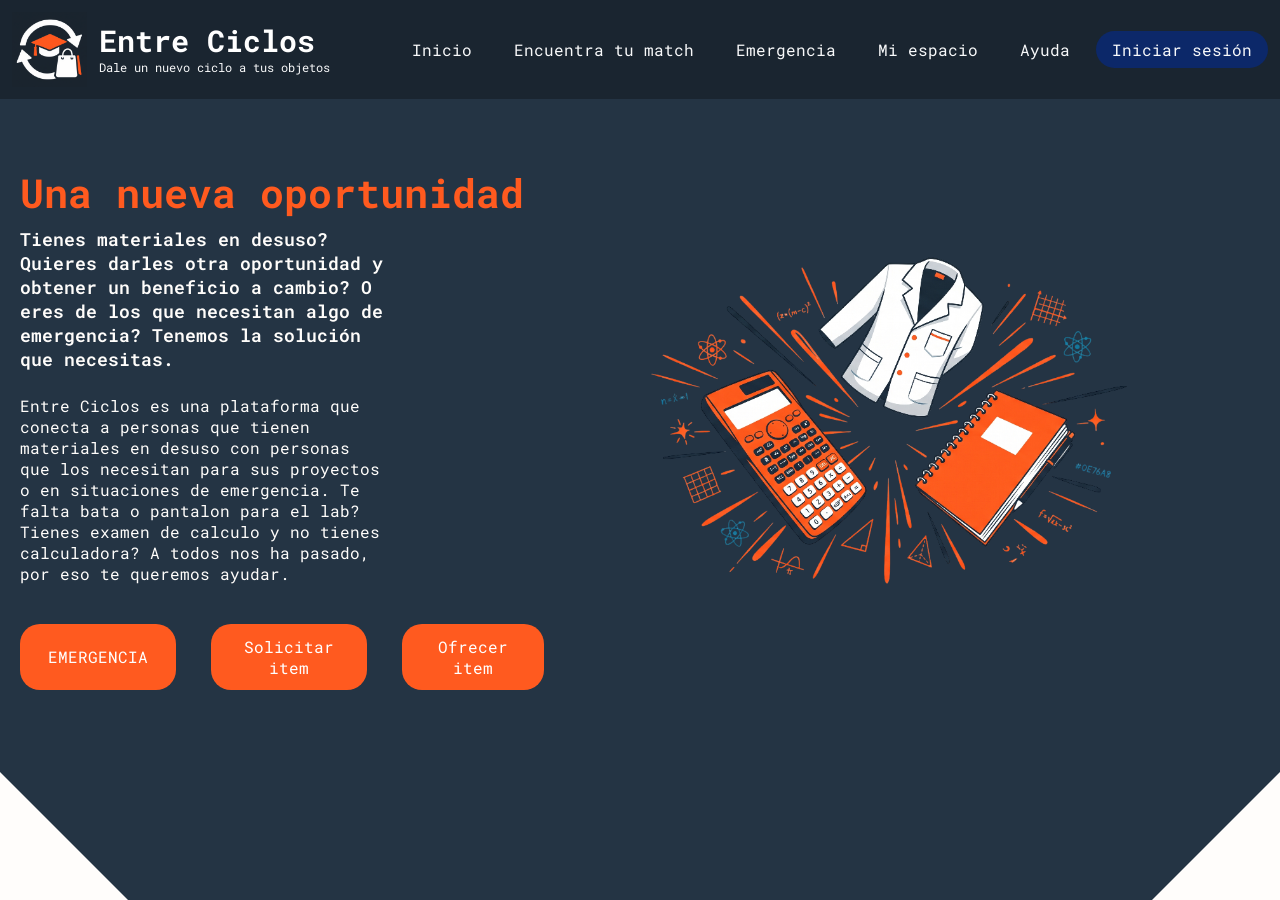
<file: index.html>
<!DOCTYPE html>
<html lang="es">
<head>
    <meta charset="UTF-8">
    <meta name="viewport" content="width=device-width, initial-scale=1.0">
    <title>Entre Ciclos</title>
    <link rel="icon" type="image.png" href="assets/logomain.png" />
    <link rel="stylesheet" href="https://cdnjs.cloudflare.com/ajax/libs/font-awesome/6.6.0/css/all.min.css">
    <link rel="stylesheet" href="style.css">
</head>
<body>
    <header>
        <nav class="navbar section-content">
            <a href="#" class="nav-logo">
                <img src="assets/logomain.png" alt="Logo Entre Ciclos" class="logo-img">
                <div class="logo-text-group">
                    <h2 class="logo-text">Entre Ciclos</h2>
                    <span class="logo-subtext">Dale un nuevo ciclo a tus objetos</span>
                </div>
            </a>
            <ul class="nav-menu">
                <button id="menu-close-button" class="fas fa-times"></button>

                <li class="nav-item">
                    <a href="index.html" class="nav-link">Inicio</a>
                </li>
                <li class="nav-item">
                    <a href="match/match.html" class="nav-link">Encuentra tu match</a>
                </li>
                <li class="nav-item">
                    <a href="emergencia/sos.html" class="nav-link">Emergencia</a>
                </li>
                <li class="nav-item">
                    <a href="miespacio/myspace.html" class="nav-link">Mi espacio</a>
                </li>
                <li class="nav-item">
                    <a href="ayuda/help.html" class="nav-link">Ayuda</a>
                </li>
                <li class="nav-session">
                    <a href="cuenta/form.html" class="nav-form">Iniciar sesión</a>
                </li>
            </ul >
            
            <button id="menu-open-button" class="fas fa-bars"></button>
        </nav>
    </header>

    <main>
        <section class="hero-section">
            <div class="section-content">   
                <div class="hero-details">
                    <h2 class="hero-title">Una nueva oportunidad</h2>
                    <h3 class="hero-subtitle">Tienes materiales en desuso? Quieres darles otra oportunidad y obtener un beneficio a cambio? O eres de los que necesitan algo de emergencia? Tenemos la solución que necesitas.</h3>
                    <p class="hero-description">Entre Ciclos es una plataforma que conecta a personas que tienen materiales en desuso con personas que los necesitan para sus proyectos o en situaciones de emergencia.
                        Te falta bata o pantalon para el lab? Tienes examen de calculo y no tienes calculadora? A todos nos ha pasado, por eso te queremos ayudar.
                    </p>

                    <div class="buttons">
                        <a href="emergencia/sos.html" class="button emergencia">EMERGENCIA</a>
                        <a href="match/match.html" class="button order-now">Solicitar item</a>
                        <a href="miespacio/myspace.html" class="button offer-now">Ofrecer item</a>
                    </div>
                </div>
                <div class="hero-image">
                    <img src="assets/hero-image.png" alt="Imagen de hero" class="image">
                </div>
            </div>
        </section>
    </main>

    <script src="script.js"></script>
</body>
</html>
</file>
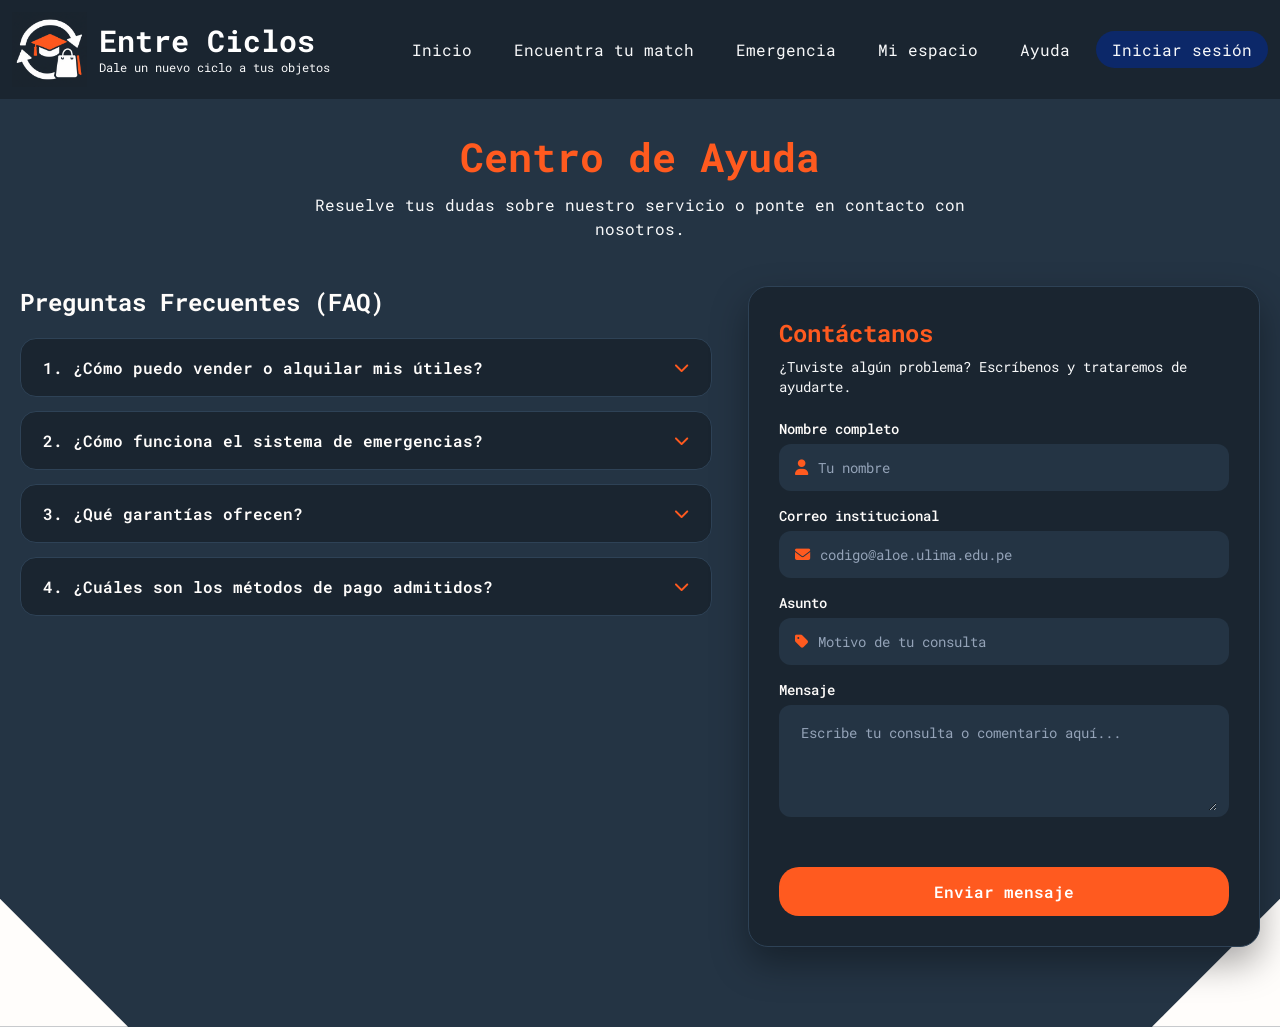
<file: ayuda/help.html>
<!DOCTYPE html>
<html lang="es">
<head>
    <meta charset="UTF-8">
    <meta name="viewport" content="width=device-width, initial-scale=1.0">
    <title>Entre Ciclos</title>
    <link rel="icon" type="image.png" href="../assets/logomain.png" />
    <link rel="stylesheet" href="https://cdnjs.cloudflare.com/ajax/libs/font-awesome/6.6.0/css/all.min.css">
    <link rel="stylesheet" href="style.css">
</head>
<body>
    <header>
        <nav class="navbar section-content">
            <a href="#" class="nav-logo">
                <img src="../assets/logomain.png" alt="Logo Entre Ciclos" class="logo-img">
                <div class="logo-text-group">
                    <h2 class="logo-text">Entre Ciclos</h2>
                    <span class="logo-subtext">Dale un nuevo ciclo a tus objetos</span>
                </div>
            </a>
            <ul class="nav-menu">
                <button id="menu-close-button" class="fas fa-times"></button>

                <li class="nav-item">
                    <a href="../index.html" class="nav-link">Inicio</a>
                </li>
                <li class="nav-item">
                    <a href="../match/match.html" class="nav-link">Encuentra tu match</a>
                </li>
                <li class="nav-item">
                    <a href="../emergencia/sos.html" class="nav-link">Emergencia</a>
                </li>
                <li class="nav-item">
                    <a href="../miespacio/myspace.html" class="nav-link">Mi espacio</a>
                </li>
                <li class="nav-item">
                    <a href="help.html" class="nav-link">Ayuda</a>
                </li>
                <li class="nav-session">
                    <a href="../cuenta/form.html" class="nav-form">Iniciar sesión</a>
                </li>
            </ul >
            
            <button id="menu-open-button" class="fas fa-bars"></button>
        </nav>
    </header>

    <main>
        <section class="hero-section help-section">
            <div class="section-content help-wrapper">
                <div class="help-header">
                    <h1 class="help-title">Centro de Ayuda</h1>
                    <p class="help-subtitle">Resuelve tus dudas sobre nuestro servicio o ponte en contacto con nosotros.</p>
                </div>

                <div class="help-grid">
                    <div class="faq-container">
                        <h2 class="section-heading">Preguntas Frecuentes (FAQ)</h2>
                        <div class="faq-list">
                            <div class="faq-item">
                                <button type="button" class="faq-question" aria-expanded="false">
                                    <span>1. ¿Cómo puedo vender o alquilar mis útiles?</span>
                                    <i class="fas fa-chevron-down"></i>
                                </button>
                                <div class="faq-answer">
                                    <p>En "Mi espacio" puedes gestionar tus productos! Crea una publicación
                                        con los datos que te piden, coordina con cuidado con la parte interesada, 
                                        asegurate de confirmar la entrega o el recibo y calificar la experienca
                                    </p>
                                </div>
                            </div>

                            <div class="faq-item">
                                <button type="button" class="faq-question" aria-expanded="false">
                                    <span>2. ¿Cómo funciona el sistema de emergencias?</span>
                                    <i class="fas fa-chevron-down"></i>
                                </button>
                                <div class="faq-answer">
                                    <p>Si estás en apuros y necesitas un item urgente, puedes pedirlo en la pestaña
                                         de emergencia. Ofrece una propina y obtén tu item dentro del tiempo que
                                         necesitas. Los "prestadores" serán notificados y recibirás una respuesta de
                                         acuerdo a la disponibilidad. Es una oportunidad para ambas partes.
                                    </p>
                                </div>
                            </div>

                            <div class="faq-item">
                                <button type="button" class="faq-question" aria-expanded="false">
                                    <span>3. ¿Qué garantías ofrecen?</span>
                                    <i class="fas fa-chevron-down"></i>
                                </button>
                                <div class="faq-answer">
                                    <p>
                                        Para todos los pagos servimos de intermediarios, así aseguramos que todas las
                                        transacciones se desarrollan de manera justa para prevenir estafas. En el caso de
                                        intercambios no monetarios existe un amplio catálogo de objetos para dejar en
                                        cuestión de garantía.
                                    </p>
                                </div>
                            </div>

                            <div class="faq-item">
                                <button type="button" class="faq-question" aria-expanded="false">
                                    <span>4. ¿Cuáles son los métodos de pago admitidos?</span>
                                    <i class="fas fa-chevron-down"></i>
                                </button>
                                <div class="faq-answer">
                                    <p>Actualmente manejamos pagos con billeteras digitales (Yape, Plin, etc.). Estamos trabajando
                                        en ampliar las opciones.
                                    </p>
                                </div>
                            </div>
                        </div>
                    </div>

                    <div class="contact-card">
                        <h2 class="section-heading">Contáctanos</h2>
                        <p class="contact-subtitle">¿Tuviste algún problema? Escríbenos y trataremos de ayudarte.</p>

                        <form id="contact-form" class="contact-form" novalidate>
                            <div class="input-group">
                                <label for="contact-name">Nombre completo</label>
                                <div class="input-field">
                                    <i class="fas fa-user"></i>
                                    <input type="text" id="contact-name" name="name" placeholder="Tu nombre" required>
                                </div>
                            </div>

                            <div class="input-group">
                                <label for="contact-email">Correo institucional</label>
                                <div class="input-field">
                                    <i class="fas fa-envelope"></i>
                                    <input type="email" id="contact-email" name="email" placeholder="codigo@aloe.ulima.edu.pe" required>
                                </div>
                            </div>

                            <div class="input-group">
                                <label for="contact-subject">Asunto</label>
                                <div class="input-field">
                                    <i class="fas fa-tag"></i>
                                    <input type="text" id="contact-subject" name="subject" placeholder="Motivo de tu consulta" required>
                                </div>
                            </div>

                            <div class="input-group">
                                <label for="contact-message">Mensaje</label>
                                <div class="input-field textarea-field">
                                    <textarea id="contact-message" name="message" rows="4" placeholder="Escribe tu consulta o comentario aquí..." required></textarea>
                                </div>
                            </div>

                            <p id="contact-feedback" class="form-feedback"></p>

                            <button type="submit" class="auth-submit">Enviar mensaje</button>
                        </form>
                    </div>
                </div>
            </div>
        </section>
    </main>

    <script src="script.js"></script>
</body>
</html>
</file>
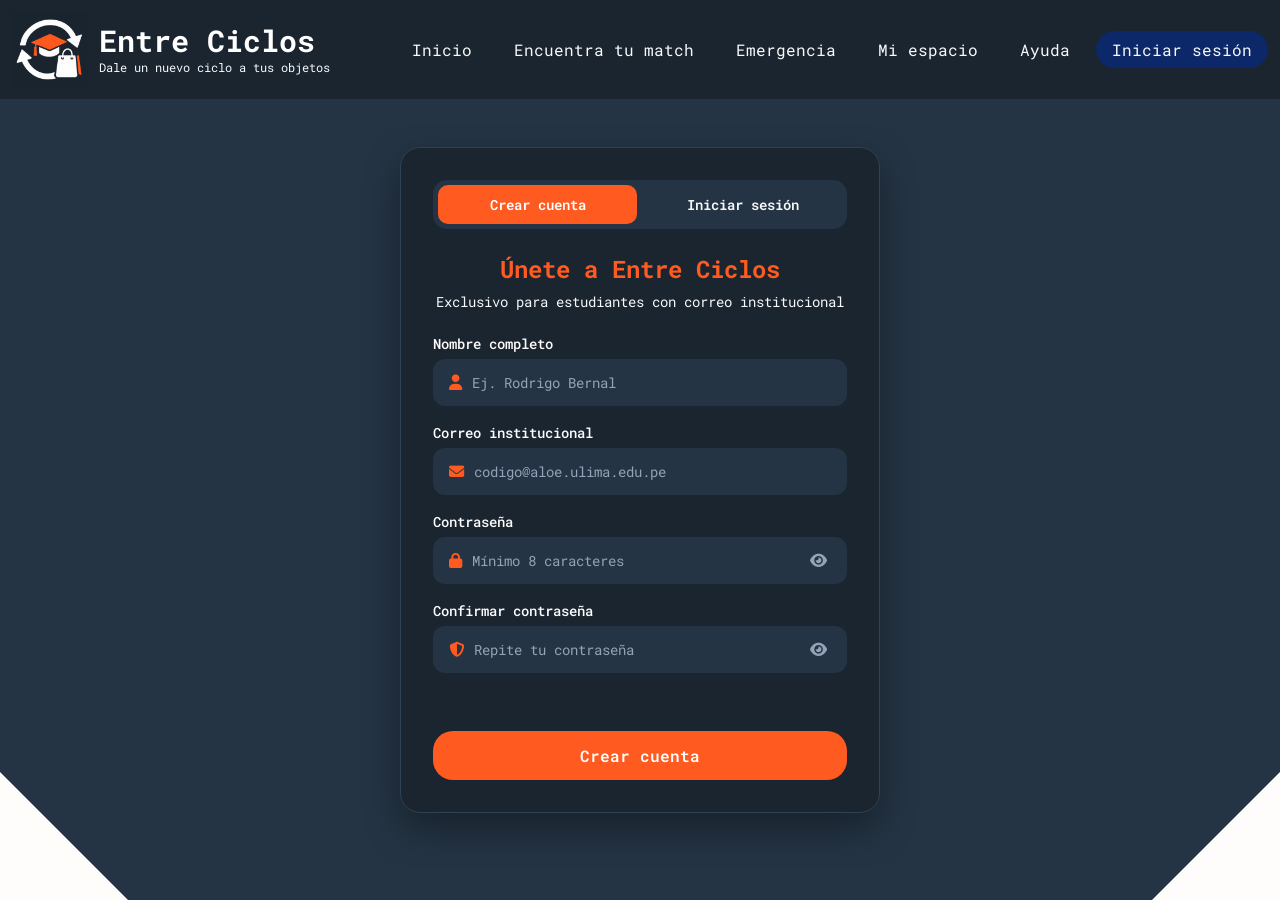
<file: cuenta/form.html>
<!DOCTYPE html>
<html lang="es">
<head>
    <meta charset="UTF-8">
    <meta name="viewport" content="width=device-width, initial-scale=1.0">
    <title>Entre Ciclos</title>
    <link rel="icon" type="image.png" href="../assets/logomain.png" />
    <link rel="stylesheet" href="https://cdnjs.cloudflare.com/ajax/libs/font-awesome/6.6.0/css/all.min.css">
    <link rel="stylesheet" href="style.css">
</head>
<body>
    <header>
        <nav class="navbar section-content">
            <a href="#" class="nav-logo">
                <img src="../assets/logomain.png" alt="Logo Entre Ciclos" class="logo-img">
                <div class="logo-text-group">
                    <h2 class="logo-text">Entre Ciclos</h2>
                    <span class="logo-subtext">Dale un nuevo ciclo a tus objetos</span>
                </div>
            </a>
            <ul class="nav-menu">
                <button id="menu-close-button" class="fas fa-times"></button>

                <li class="nav-item">
                    <a href="../index.html" class="nav-link">Inicio</a>
                </li>
                <li class="nav-item">
                    <a href="../match/match.html" class="nav-link">Encuentra tu match</a>
                </li>
                <li class="nav-item">
                    <a href="../emergencia/sos.html" class="nav-link">Emergencia</a>
                </li>
                <li class="nav-item">
                    <a href="../miespacio/myspace.html" class="nav-link">Mi espacio</a>
                </li>
                <li class="nav-item">
                    <a href="../ayuda/help.html" class="nav-link">Ayuda</a>
                </li>
                <li class="nav-session">
                    <a href="form.html" class="nav-form">Iniciar sesión</a>
                </li>
            </ul >
            
            <button id="menu-open-button" class="fas fa-bars"></button>
        </nav>
    </header>

    <main>
        <section class="hero-section">
            <div class="section-content auth-wrapper">
                <div class="auth-card">
                    <div class="auth-tabs">
                        <button type="button" class="auth-tab active" data-target="register-form">Crear cuenta</button>
                        <button type="button" class="auth-tab" data-target="login-form">Iniciar sesión</button>
                    </div>

                    <form id="register-form" class="auth-form active" novalidate>
                        <h1 class="auth-title">Únete a Entre Ciclos</h1>
                        <p class="auth-subtitle">Exclusivo para estudiantes con correo institucional</p>

                        <div class="input-group">
                            <label for="reg-name">Nombre completo</label>
                            <div class="input-field">
                                <i class="fas fa-user"></i>
                                <input type="text" id="reg-name" name="name" placeholder="Ej. Rodrigo Bernal" required>
                            </div>
                        </div>

                        <div class="input-group">
                            <label for="reg-email">Correo institucional</label>
                            <div class="input-field">
                                <i class="fas fa-envelope"></i>
                                <input type="email" id="reg-email" name="email" placeholder="codigo@aloe.ulima.edu.pe" required>
                            </div>
                        </div>

                        <div class="input-group">
                            <label for="reg-password">Contraseña</label>
                            <div class="input-field">
                                <i class="fas fa-lock"></i>
                                <input type="password" id="reg-password" name="password" placeholder="Mínimo 8 caracteres" required>
                                <button type="button" class="toggle-password" data-input="reg-password">
                                    <i class="fas fa-eye"></i>
                                </button>
                            </div>
                        </div>

                        <div class="input-group">
                            <label for="reg-confirm">Confirmar contraseña</label>
                            <div class="input-field">
                                <i class="fas fa-shield-alt"></i>
                                <input type="password" id="reg-confirm" name="confirm" placeholder="Repite tu contraseña" required>
                                <button type="button" class="toggle-password" data-input="reg-confirm">
                                    <i class="fas fa-eye"></i>
                                </button>
                            </div>
                        </div>

                        <p id="register-feedback" class="form-feedback"></p>

                        <button type="submit" class="auth-submit">Crear cuenta</button>
                    </form>

                    <form id="login-form" class="auth-form" novalidate>
                        <h1 class="auth-title">Bienvenido de vuelta</h1>
                        <p class="auth-subtitle">Ingresa con tu cuenta institucional</p>

                        <div class="input-group">
                            <label for="login-email">Correo institucional</label>
                            <div class="input-field">
                                <i class="fas fa-envelope"></i>
                                <input type="email" id="login-email" name="email" placeholder="codigo@aloe.ulima.edu.pe" required>
                            </div>
                        </div>

                        <div class="input-group">
                            <label for="login-password">Contraseña</label>
                            <div class="input-field">
                                <i class="fas fa-lock"></i>
                                <input type="password" id="login-password" name="password" placeholder="Tu contraseña" required>
                                <button type="button" class="toggle-password" data-input="login-password">
                                    <i class="fas fa-eye"></i>
                                </button>
                            </div>
                        </div>

                        <p id="login-feedback" class="form-feedback"></p>

                        <button type="submit" class="auth-submit">Ingresar</button>
                    </form>
                </div>
            </div>
        </section>
    </main>

    <script src="script.js"></script>
</body>
</html>
</file>
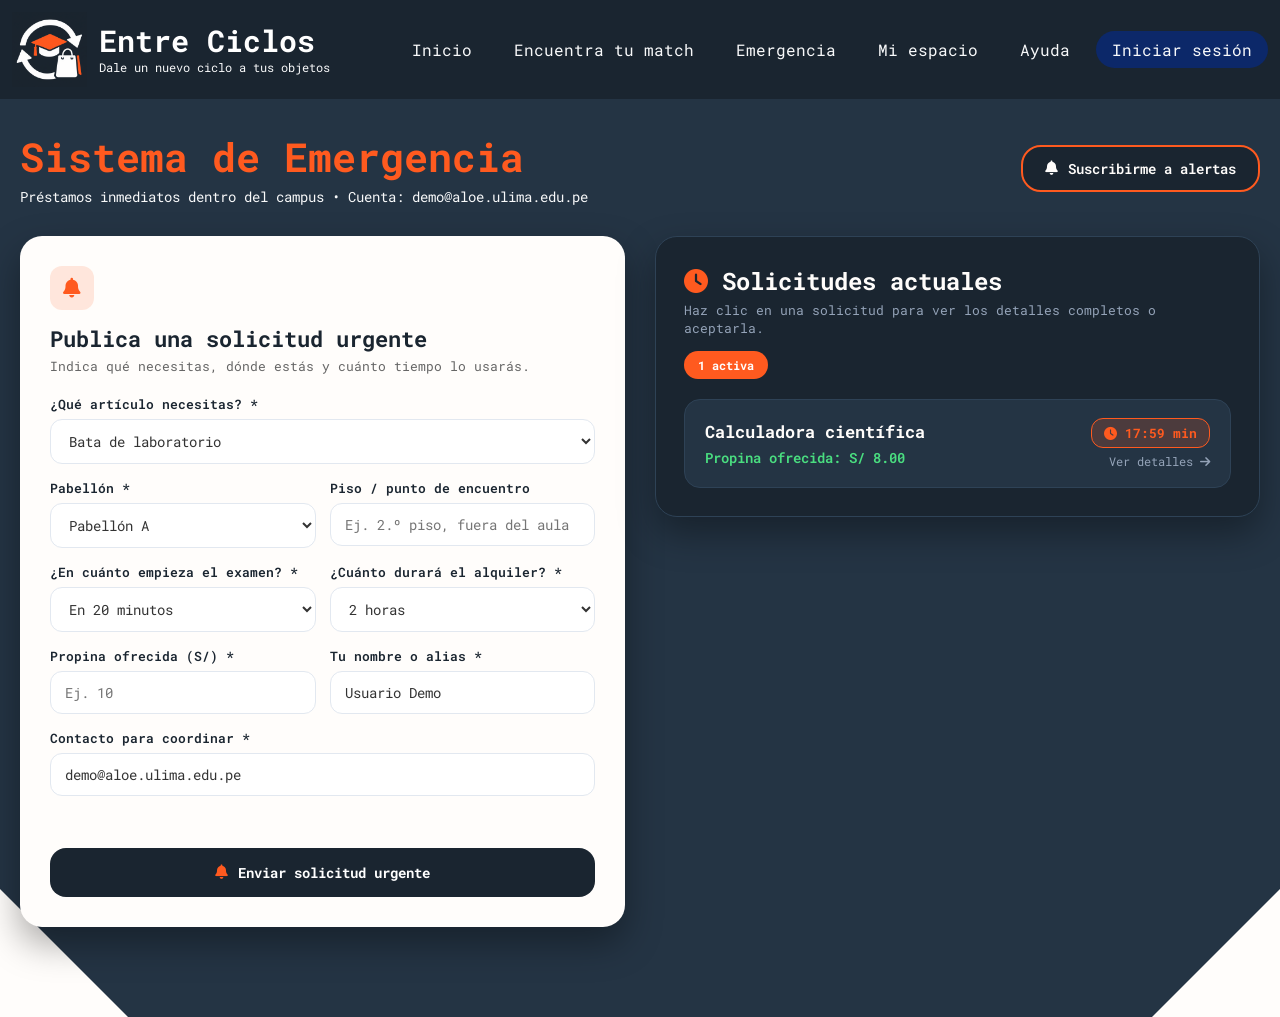
<file: emergencia/sos.html>
<!DOCTYPE html>
<html lang="es">
<head>
    <meta charset="UTF-8">
    <meta name="viewport" content="width=device-width, initial-scale=1.0">
    <title>Entre Ciclos</title>
    <link rel="icon" type="image.png" href="../assets/logomain.png" />
    <link rel="stylesheet" href="https://cdnjs.cloudflare.com/ajax/libs/font-awesome/6.6.0/css/all.min.css">
    <link rel="stylesheet" href="style.css">
</head>
<body>
    <header>
        <nav class="navbar section-content">
            <a href="#" class="nav-logo">
                <img src="../assets/logomain.png" alt="Logo Entre Ciclos" class="logo-img">
                <div class="logo-text-group">
                    <h2 class="logo-text">Entre Ciclos</h2>
                    <span class="logo-subtext">Dale un nuevo ciclo a tus objetos</span>
                </div>
            </a>
            <ul class="nav-menu">
                <button id="menu-close-button" class="fas fa-times"></button>

                <li class="nav-item">
                    <a href="../index.html" class="nav-link">Inicio</a>
                </li>
                <li class="nav-item">
                    <a href="../match/match.html" class="nav-link">Encuentra tu match</a>
                </li>
                <li class="nav-item">
                    <a href="sos.html" class="nav-link">Emergencia</a>
                </li>
                <li class="nav-item">
                    <a href="../miespacio/myspace.html" class="nav-link">Mi espacio</a>
                </li>
                <li class="nav-item">
                    <a href="../ayuda/help.html" class="nav-link">Ayuda</a>
                </li>
                <li class="nav-session">
                    <a href="../cuenta/form.html" class="nav-form">Iniciar sesión</a>
                </li>
            </ul >
            
            <button id="menu-open-button" class="fas fa-bars"></button>
        </nav>
    </header>

    <main>
        <section class="hero-section sos-section">
            <div class="section-content sos-wrapper">
                <div class="sos-topbar">
                    <div>
                        <h1 class="sos-title">Sistema de Emergencia</h1>
                        <p class="sos-subtitle" id="sos-user-status">Préstamos inmediatos dentro del campus antes de tu evaluación.</p>
                    </div>

                    <button type="button" id="subscribe-sos-btn" class="subscribe-btn">
                        <i class="fas fa-bell"></i> <span>Suscribirme a alertas</span>
                    </button>
                </div>

                <div class="sos-grid">
                    <div class="sos-form-card">
                        <div class="sos-card-badge">
                            <i class="fas fa-bell"></i>
                        </div>
                        <h2 class="sos-card-title">Publica una solicitud urgente</h2>
                        <p class="sos-card-desc">Indica qué necesitas, dónde estás y cuánto tiempo lo usarás.</p>

                        <form id="sos-form" class="sos-form" novalidate>
                            <div class="form-group">
                                <label for="sos-item">¿Qué artículo necesitas? *</label>
                                <select id="sos-item" required>
                                    <option value="Bata de laboratorio">Bata de laboratorio</option>
                                    <option value="Calculadora científica">Calculadora científica</option>
                                    <option value="Lentes de seguridad">Lentes de seguridad</option>
                                    <option value="Escalímetro / Reglas">Escalímetro / Reglas</option>
                                    <option value="Cargador / Adaptador">Cargador / Adaptador</option>
                                    <option value="Otro">Otro (especificar abajo)</option>
                                </select>
                            </div>

                            <div class="form-group" id="sos-custom-item-group" style="display: none;">
                                <label for="sos-custom-item">Nombre del artículo *</label>
                                <input type="text" id="sos-custom-item" placeholder="Ej. Compás de precisión">
                            </div>

                            <div class="form-row">
                                <div class="form-group">
                                    <label for="sos-pavilion">Pabellón *</label>
                                    <select id="sos-pavilion" required>
                                        <option value="Pabellón A">Pabellón A</option>
                                        <option value="Pabellón B">Pabellón B</option>
                                        <option value="Pabellón C">Pabellón C</option>
                                        <option value="Pabellón D">Pabellón D</option>
                                        <option value="Pabellón E">Pabellón E</option>
                                        <option value="Pabellón F">Pabellón F</option>
                                        <option value="Pabellón G">Pabellón G</option>
                                        <option value="Pabellón H">Pabellón H</option>
                                        <option value="Pabellón I">Pabellón I</option>
                                        <option value="Pabellón L (Laboratorios)">Pabellón L (Laboratorios)</option>
                                        <option value="Pabellón O">Pabellón O</option>
                                        <option value="Pabellón Q">Pabellón Q</option>
                                        <option value="Pabellón R">Pabellón R</option>
                                        <option value="Pabellón S">Pabellón S</option>
                                        <option value="Pabellón T">Pabellón T</option>
                                        <option value="Pabellón V">Pabellón V</option>
                                        <option value="Pabellón W">Pabellón W</option>
                                    </select>
                                </div>

                                <div class="form-group">
                                    <label for="sos-meeting">Piso / punto de encuentro</label>
                                    <input type="text" id="sos-meeting" placeholder="Ej. 2.º piso, fuera del aula">
                                </div>
                            </div>

                            <div class="form-row">
                                <div class="form-group">
                                    <label for="sos-starts-in">¿En cuánto empieza el examen? *</label>
                                    <select id="sos-starts-in" required>
                                        <option value="10">En 10 minutos</option>
                                        <option value="20" selected>En 20 minutos</option>
                                        <option value="30">En 30 minutos</option>
                                        <option value="45">En 45 minutos</option>
                                        <option value="60">En 1 hora</option>
                                    </select>
                                </div>

                                <div class="form-group">
                                    <label for="sos-duration">¿Cuánto durará el alquiler? *</label>
                                    <select id="sos-duration" required>
                                        <option value="1 hora">1 hora</option>
                                        <option value="2 horas" selected>2 horas</option>
                                        <option value="3 horas">3 horas</option>
                                        <option value="4 horas">4 horas</option>
                                        <option value="Todo el día">Todo el día</option>
                                    </select>
                                </div>
                            </div>

                            <div class="form-row">
                                <div class="form-group">
                                    <label for="sos-tip">Propina ofrecida (S/) *</label>
                                    <input type="number" id="sos-tip" min="0" step="0.5" placeholder="Ej. 10" required>
                                </div>

                                <div class="form-group">
                                    <label for="sos-author">Tu nombre o alias *</label>
                                    <input type="text" id="sos-author" placeholder="Ej. Emily R." required>
                                </div>
                            </div>

                            <div class="form-group">
                                <label for="sos-contact">Contacto para coordinar *</label>
                                <input type="text" id="sos-contact" placeholder="Correo institucional o número de celular" required>
                            </div>

                            <p id="sos-feedback" class="form-feedback"></p>

                            <button type="submit" class="sos-submit-btn">
                                <i class="fas fa-bell"></i> Enviar solicitud urgente
                            </button>
                        </form>
                    </div>

                    <div class="sos-active-panel">
                        <div class="active-panel-header">
                            <div>
                                <h2 class="panel-heading"><i class="fas fa-clock"></i> Solicitudes actuales</h2>
                                <p class="active-panel-desc">Haz clic en una solicitud para ver los detalles completos o aceptarla.</p>
                            </div>
                            <span id="active-requests-count" class="count-pill">0 activas</span>
                        </div>

                        <div id="sos-requests-list" class="sos-requests-list"></div>
                    </div>
                </div>
            </div>
        </section>
    </main>

    <div id="match-popup" class="modal-overlay">
        <div class="modal-box">
            <div class="modal-header">
                <div>
                    <span class="modality-badge emergencia">Coincidencia encontrada</span>
                    <h2>¡Artículos disponibles en Emergencia!</h2>
                    <p>Estos estudiantes ya tienen publicado el producto que necesitas bajo modalidad Emergencia.</p>
                </div>
                <button type="button" id="close-match-popup" class="modal-close-btn">
                    <i class="fas fa-times"></i>
                </button>
            </div>

            <div id="match-results-list" class="match-results-list"></div>

            <div class="modal-actions">
                <button type="button" id="publish-anyway-btn" class="secondary-btn">Igual publicar mi solicitud</button>
                <button type="button" id="done-match-btn" class="primary-btn">Entendido</button>
            </div>
        </div>
    </div>

    <div id="sos-detail-modal" class="modal-overlay">
        <div class="modal-box">
            <div class="modal-header">
                <div>
                    <span class="modality-badge emergencia">Solicitud Urgente</span>
                    <h2 id="sos-detail-item">Artículo solicitado</h2>
                </div>
                <button type="button" id="close-sos-detail" class="modal-close-btn">
                    <i class="fas fa-times"></i>
                </button>
            </div>

            <div class="detail-body">
                <div class="sos-timer-banner">
                    <i class="fas fa-hourglass-half"></i>
                    <span>Tiempo restante antes del examen: <strong id="sos-detail-timer">00:00</strong></span>
                </div>

                <div class="detail-meta-grid">
                    <div><span>Propina ofrecida:</span> <strong id="sos-detail-tip">S/ 0.00</strong></div>
                    <div><span>Duración del alquiler:</span> <strong id="sos-detail-duration">-</strong></div>
                    <div><span>Pabellón:</span> <strong id="sos-detail-pavilion">-</strong></div>
                    <div><span>Punto de encuentro:</span> <strong id="sos-detail-meeting">-</strong></div>
                    <div><span>Solicitante:</span> <strong id="sos-detail-author">-</strong></div>
                    <div><span>Contacto para coordinar:</span> <strong id="sos-detail-contact">-</strong></div>
                </div>

                <div class="modal-actions">
                    <button type="button" id="close-sos-detail-btn" class="secondary-btn">Cerrar</button>
                    <button type="button" id="accept-sos-btn" class="primary-btn">
                        <i class="fas fa-handshake"></i> Aceptar solicitud (+20 pts)
                    </button>
                </div>
            </div>
        </div>
    </div>

    <script src="script.js"></script>
</body>
</html>
</file>
<file: style.css>
@import url('https://fonts.googleapis.com/css2?family=Roboto+Mono:ital,wght@0,100..700;1,100..700&display=swap');

* {
    font-family: 'Roboto Mono', monospace;
    margin: 0;
    box-sizing: border-box;
    padding: 0;
}

:root {
  /* Colores Principales (Marca) */
  --primary-orange: #FF5A1F;       /* Naranja vibrante de botones y llamados a la acción */
  --primary-dark-orange: #E04300;  /* Naranja oscuro para hovers y estados activos */
  --secondary-navy: #1A2530;       /* Azul marino oscuro/casi negro de los encabezados principales */
  --session-button: #0C2869;
  --bg-whiteish: #FFFDFB;
  --secondary-navy-light: #243444;
  --bg-menumobile: #2E4256;

  /* Colores de Acento y Enlaces */
  --accent-blue: #0E76A8;          /* Azul de los pequeños iconos interactivos y enlaces */

  /* Colores de Fondo */
  --bg-light: #F8F9FA;             /* Gris muy claro de fondo para secciones o tarjetas */
  --bg-white: #FFFFFF;             /* Blanco puro para el fondo general */

  /* Colores de Texto */
  --text-dark: #333333;            /* Gris oscuro para lectura cómoda de párrafos */
  --text-muted: #666666;           /* Gris medio para textos secundarios o fechas */

  /* Bordes y Separadores */
  --border-color: #E2E8F0;         /* Gris suave para bordes de tablas, tarjetas y botones vacíos */

  --font-size-s: 0.9rem;
  --font-size-n: 1rem;
  --font-size-m: 1.12rem;
  --font-size-l: 1.5rem;
  --font-size-xl: 2rem;
  --font-size-xxl: 2.5rem;

  --font-weight-normal: 400;
  --font-weight-medium: 500;
  --font-weight-semibold: 600;
  --font-weight-bold: 700;
}

/* toda la pagina */

ul {
    list-style: none;
}

a {
    text-decoration: none;
}

button {
    cursor: pointer;
    background: none;
}

img {
    width: 100%;
}

.section-content {
    margin: 0 auto;
    padding: 0 20px;
    max-width: 1300px;
}

/*de la barra de navegacion */

.nav-logo {
    display: flex;
    align-items: center;
    gap: 12px;
    text-decoration: none;
}

.logo-img {
    height: 75px;
    width: auto;
    display: block;
}

.logo-text-group {
    display: flex;
    flex-direction: column;
    justify-content: center;
}

.logo-text {
    margin: 0;
    line-height: 1.1;
}

.logo-subtext {
    font-size: 0.75rem;
    color: var(--bg-light);
    margin-top: 2px;
}

header {
    position: fixed;
    width: 100%;
    z-index: 5;
    background: var(--secondary-navy);
    color: var(--bg-white);
}

header .navbar {
    display: flex;
    justify-content: space-between;
    align-items: center;
    padding: 12px;
}

nav .nav-menu {
    display: flex;
    gap: 10px;
}

.navbar .nav-logo .logo-text {
    color: var(--bg-white);
    font-size: 30px;
    font-weight: bold;
}

.navbar .nav-menu .nav-link {
    padding: 8px 16px;
    background: none;
    color: var(--bg-light); 
    border-radius: 20px;
    transition: 0.3s ease;
    display: inline-block;
    text-align: center;
}

.navbar .nav-session .nav-form {
    background: var(--session-button);
    color: var(--bg-light);
    border-radius: 20px;
    padding: 8px 16px;
    transition: 0.3s ease;
    display: inline-block;
    text-align: center;
}

.navbar .nav-menu .nav-link:hover {
    color: var(--bg-light);
    background: var(--accent-blue);
}

.navbar .nav-session .nav-form:hover {
    background: var(--accent-blue);
}

.navbar :where(#menu-close-button, #menu-open-button) {
    display: none;
}

/* pagina inicio */

.hero-section {
    background: var(--secondary-navy-light);
    min-height: 100vh;
    position: relative;
    overflow: hidden;
}

.hero-section::before {
    content: "";
    position: absolute;
    bottom: 0;
    left: 0;
    width: 10vw;
    height: 10vw;
    background: var(--bg-whiteish);
    clip-path: polygon(0 0, 0 100%, 100% 100%);
    pointer-events: none;
}

.hero-section::after {
    content: "";
    position: absolute;
    bottom: 0;
    right: 0;
    width: 10vw;
    height: 10vw;
    background: var(--bg-whiteish);
    clip-path: polygon(100% 0, 0 100%, 100% 100%);
    pointer-events: none;
}

.hero-section .section-content {
    display: flex;
    justify-content: space-between;
    align-items: center;
    min-height: 95vh;
    color: var(--text-muted);
}

.hero-section .hero-details .hero-title {
    font-size: var(--font-size-xxl);
    font-weight: var(--font-weight-bold);
    color: var(--primary-orange);
    font-family: 'Roboto Mono', monospace;
}

.hero-section .hero-details .hero-subtitle {
    font-size: var(--font-size-m);
    font-weight: var(--font-weight-semibold);
    margin-top: 8px;
    max-width: 70%;
    font-family: 'Roboto Mono', monospace;
    color: var(--bg-whiteish);
}

.hero-section .hero-details .hero-description {
    font-size: var(--font-size-n);
    margin: 24px 0 40px;
    max-width: 70%;
    font-family: 'Roboto Mono', monospace;
    color: var(--bg-whiteish);

}

.hero-section .hero-details .buttons {
    display: flex;
    gap: 35px;
}

.hero-section .hero-details .button {
    padding: 10px 26px;
    border-radius: 20px;
    color: var(--bg-white);
    background: var(--primary-orange);
    align-items: center;
    justify-content: center;
    display: inline-flex;
    border: 2px solid transparent;
    transition: 0.3s ease;
    text-align: center;
}

.hero-section .hero-details .button:hover {
    background: transparent;
    border-color: var(--primary-orange);
    color: var(--primary-orange);
}

.hero-section .hero-image {
    max-width: 1100px;
    margin-right: 30px;
    width: 4000px;
    height: auto;
}

@media screen and (max-width: 900px) {
    root {
        --font-size-m: 1rem;
        --font-size-l: 1.3rem;
        --font-size-xl: 1.5rem;
        --font-size-xxl: 1.8rem;
    }

     body.show-mobile-menu header::before {
        content: "";
        position: fixed;
        left: 0;
        top: 0;
        height: 100%;
        width: 100%;
        backdrop-filter: blur(5px);
        background: rgba(0, 0, 0, 0.2);
     }

    .navbar :where(#menu-close-button, #menu-open-button) {
        display: block;
        font-size: var(--font-size-l);
        border: none;
    }

    .navbar #menu-close-button {
        position: absolute;
        right: 30px;
        top: 30px;
        color: var(--bg-whiteish)
    }

    .navbar #menu-open-button {
        color: var(--bg-whiteish);
        position: absolute;
        right: 30px;
        top: 30px;
    }

    .navbar .nav-menu {
        display: flex;
        position: fixed;
        top: 0;
        left: -300px;
        width: 300px;
        height: 100%;
        flex-direction: column;
        align-items: center;
        padding-top: 100px;
        background: var(--bg-menumobile);
        transition: left 0.2s ease;
    }

    body.show-mobile-menu .navbar .nav-menu {
        left: 0;
    }

    .navbar .nav-menu .nav-link {
        color: var(--bg-whiteish);
        display: block;
        margin-top: 17px;
        font-size: var(--font-size-m);
    }

    .navbar .nav-menu .nav-session {
        color: var(--bg-whiteish);
        display: block;
        margin-top: 17px;
        font-size: var(--font-size-m);
    }

    .hero-section .section-content {
        flex-direction: column-reverse;
        text-align: center;
        justify-content: center;
        gap: 50px;
        padding: 30px 20px 20px;

    }

    .hero-section .hero-image {
        max-width: 500px;
        margin-right: 0;
    }

    .hero-section .hero-details :is(.hero-subtitle,.hero-description){
        max-width: 100%;
    }

    .hero-section .hero-details .buttons {
        justify-content: center;
    }
}
</file>
<file: ayuda/style.css>
@import url('https://fonts.googleapis.com/css2?family=Roboto+Mono:ital,wght@0,100..700;1,100..700&display=swap');

* {
    font-family: 'Roboto Mono', monospace;
    margin: 0;
    box-sizing: border-box;
    padding: 0;
}

:root {
  /* Colores Principales (Marca) */
  --primary-orange: #FF5A1F;       /* Naranja vibrante de botones y llamados a la acción */
  --primary-dark-orange: #E04300;  /* Naranja oscuro para hovers y estados activos */
  --secondary-navy: #1A2530;       /* Azul marino oscuro/casi negro de los encabezados principales */
  --session-button: #0C2869;
  --bg-whiteish: #FFFDFB;
  --secondary-navy-light: #243444;
  --bg-menumobile: #2E4256;

  /* Colores de Acento y Enlaces */
  --accent-blue: #0E76A8;          /* Azul de los pequeños iconos interactivos y enlaces */

  /* Colores de Fondo */
  --bg-light: #F8F9FA;             /* Gris muy claro de fondo para secciones o tarjetas */
  --bg-white: #FFFFFF;             /* Blanco puro para el fondo general */

  /* Colores de Texto */
  --text-dark: #333333;            /* Gris oscuro para lectura cómoda de párrafos */
  --text-muted: #666666;           /* Gris medio para textos secundarios o fechas */

  /* Bordes y Separadores */
  --border-color: #E2E8F0;         /* Gris suave para bordes de tablas, tarjetas y botones vacíos */
  --blur: blur(10px);

  --font-size-s: 0.9rem;
  --font-size-n: 1rem;
  --font-size-m: 1.12rem;
  --font-size-l: 1.5rem;
  --font-size-xl: 2rem;
  --font-size-xxl: 2.5rem;

  --font-weight-normal: 400;
  --font-weight-medium: 500;
  --font-weight-semibold: 600;
  --font-weight-bold: 700;
}

/* toda la pagina */

ul {
    list-style: none;
}

a {
    text-decoration: none;
}

button {
    cursor: pointer;
    background: none;
}

img {
    width: 100%;
}

.section-content {
    margin: 0 auto;
    padding: 0 20px;
    max-width: 1300px;
}

/*de la barra de navegacion */

.nav-logo {
    display: flex;
    align-items: center;
    gap: 12px;
    text-decoration: none;
}

.logo-img {
    height: 75px;
    width: auto;
    display: block;
}

.logo-text-group {
    display: flex;
    flex-direction: column;
    justify-content: center;
}

.logo-text {
    margin: 0;
    line-height: 1.1;
}

.logo-subtext {
    font-size: 0.75rem;
    color: var(--bg-light);
    margin-top: 2px;
}

header {
    position: fixed;
    width: 100%;
    z-index: 5;
    background: var(--secondary-navy);
    color: var(--bg-white);
}

header .navbar {
    display: flex;
    justify-content: space-between;
    align-items: center;
    padding: 12px;
}

nav .nav-menu {
    display: flex;
    gap: 10px;
}

.navbar .nav-logo .logo-text {
    color: var(--bg-white);
    font-size: 30px;
    font-weight: bold;
}

.navbar .nav-menu .nav-link {
    padding: 8px 16px;
    background: none;
    color: var(--bg-light); 
    border-radius: 20px;
    transition: 0.3s ease;
    display: inline-block;
    text-align: center;
}

.navbar .nav-session .nav-form {
    background: var(--session-button);
    color: var(--bg-light);
    border-radius: 20px;
    padding: 8px 16px;
    transition: 0.3s ease;
    display: inline-block;
    text-align: center;
}

.navbar .nav-menu .nav-link:hover {
    color: var(--bg-light);
    background: var(--accent-blue);
}

.navbar .nav-session .nav-form:hover {
    background: var(--accent-blue);
}

.navbar :where(#menu-close-button, #menu-open-button) {
    display: none;
}

/* seccion ayuda (faq y contacto) */

.hero-section {
    background: var(--secondary-navy-light);
    min-height: 100vh;
    position: relative;
    overflow: hidden;
    padding-top: 130px;
    padding-bottom: 80px;
}

.hero-section::before {
    content: "";
    position: absolute;
    bottom: 0;
    left: 0;
    width: 10vw;
    height: 10vw;
    background: var(--bg-whiteish);
    clip-path: polygon(0 0, 0 100%, 100% 100%);
    pointer-events: none;
}

.hero-section::after {
    content: "";
    position: absolute;
    bottom: 0;
    right: 0;
    width: 10vw;
    height: 10vw;
    background: var(--bg-whiteish);
    clip-path: polygon(100% 0, 0 100%, 100% 100%);
    pointer-events: none;
}

.help-wrapper {
    position: relative;
    z-index: 2;
    color: var(--bg-whiteish);
}

.help-header {
    text-align: center;
    margin-bottom: 45px;
}

.help-title {
    font-size: var(--font-size-xxl);
    font-weight: var(--font-weight-bold);
    color: var(--primary-orange);
    margin-bottom: 10px;
}

.help-subtitle {
    font-size: var(--font-size-n);
    color: var(--bg-light);
    max-width: 700px;
    margin: 0 auto;
    line-height: 1.5;
}

.help-grid {
    display: grid;
    grid-template-columns: 1.15fr 0.85fr;
    gap: 36px;
    align-items: start;
}

.section-heading {
    font-size: var(--font-size-l);
    font-weight: var(--font-weight-bold);
    color: var(--bg-whiteish);
    margin-bottom: 20px;
}

/* bloques FAQ */

.faq-list {
    display: flex;
    flex-direction: column;
    gap: 14px;
}

.faq-item {
    background: var(--secondary-navy);
    border: 1px solid var(--bg-menumobile);
    border-radius: 16px;
    overflow: hidden;
    transition: border-color 0.3s ease;
}

.faq-item.active {
    border-color: var(--primary-orange);
}

.faq-question {
    width: 100%;
    padding: 18px 22px;
    display: flex;
    justify-content: space-between;
    align-items: center;
    gap: 16px;
    border: none;
    text-align: left;
    color: var(--bg-whiteish);
    font-size: var(--font-size-n);
    font-weight: var(--font-weight-semibold);
    transition: color 0.3s ease;
}

.faq-question:hover,
.faq-item.active .faq-question {
    color: var(--primary-orange);
}

.faq-question i {
    color: var(--primary-orange);
    font-size: 0.95rem;
    transition: transform 0.3s ease;
    flex-shrink: 0;
}

.faq-item.active .faq-question i {
    transform: rotate(180deg);
}

.faq-answer {
    max-height: 0;
    overflow: hidden;
    transition: max-height 0.35s ease, padding 0.35s ease;
    padding: 0 22px;
}

.faq-item.active .faq-answer {
    max-height: 300px;
    padding: 0 22px 20px 22px;
}

.faq-answer p {
    font-size: 0.9rem;
    color: var(--bg-light);
    line-height: 1.6;
    border-top: 1px solid var(--bg-menumobile);
    padding-top: 14px;
}

/* tarjeta contactanos */

.contact-card {
    background: var(--secondary-navy);
    border: 1px solid var(--bg-menumobile);
    border-radius: 20px;
    padding: 30px;
    box-shadow: 0 16px 36px rgba(0, 0, 0, 0.35);
}

.contact-card .section-heading {
    color: var(--primary-orange);
    margin-bottom: 8px;
}

.contact-subtitle {
    font-size: 0.85rem;
    color: var(--bg-light);
    margin-bottom: 22px;
    line-height: 1.5;
}

.contact-form {
    display: flex;
    flex-direction: column;
    gap: 16px;
}

.input-group {
    display: flex;
    flex-direction: column;
    gap: 6px;
}

.input-group label {
    font-size: 0.85rem;
    color: var(--bg-whiteish);
    font-weight: var(--font-weight-medium);
}

.input-field {
    display: flex;
    align-items: center;
    background: var(--secondary-navy-light);
    border: 2px solid transparent;
    border-radius: 12px;
    padding: 0 14px;
    transition: 0.3s ease;
}

.input-field:focus-within {
    border-color: var(--primary-orange);
}

.input-field i {
    color: var(--primary-orange);
    font-size: 0.95rem;
}

.input-field input,
.input-field textarea {
    width: 100%;
    background: transparent;
    border: none;
    outline: none;
    color: var(--bg-whiteish);
    padding: 12px 10px;
    font-size: 0.9rem;
    resize: vertical;
}

.textarea-field {
    padding: 4px 10px;
}

.input-field input::placeholder,
.input-field textarea::placeholder {
    color: #94A3B8;
}

.form-feedback {
    font-size: 0.82rem;
    min-height: 18px;
    text-align: center;
    line-height: 1.4;
}

.form-feedback.error {
    color: #FF6B6B;
}

.form-feedback.success {
    color: #4ADE80;
}

.auth-submit {
    width: 100%;
    padding: 12px 24px;
    border-radius: 20px;
    background: var(--primary-orange);
    color: var(--bg-white);
    font-size: var(--font-size-n);
    font-weight: var(--font-weight-semibold);
    border: 2px solid transparent;
    transition: 0.3s ease;
}

.auth-submit:hover {
    background: transparent;
    border-color: var(--primary-orange);
    color: var(--primary-orange);
}

@media screen and (max-width: 900px) {
    :root {
        --font-size-m: 1rem;
        --font-size-l: 1.3rem;
        --font-size-xl: 1.5rem;
        --font-size-xxl: 1.8rem;
    }

     body.show-mobile-menu header::before {
        content: "";
        position: fixed;
        left: 0;
        top: 0;
        height: 100%;
        width: 100%;
        backdrop-filter: blur(5px);
        background: rgba(0, 0, 0, 0.2);
     }

    .navbar :where(#menu-close-button, #menu-open-button) {
        display: block;
        font-size: var(--font-size-l);
        border: none;
    }

    .navbar #menu-close-button {
        position: absolute;
        right: 30px;
        top: 30px;
        color: var(--bg-whiteish)
    }

    .navbar #menu-open-button {
        color: var(--bg-whiteish);
        position: absolute;
        right: 30px;
        top: 30px;
    }

    .navbar .nav-menu {
        display: flex;
        position: fixed;
        top: 0;
        left: -300px;
        width: 300px;
        height: 100%;
        flex-direction: column;
        align-items: center;
        padding-top: 100px;
        background: var(--bg-menumobile);
        transition: left 0.2s ease;
    }

    body.show-mobile-menu .navbar .nav-menu {
        left: 0;
    }

    .navbar .nav-menu .nav-link {
        color: var(--bg-whiteish);
        display: block;
        margin-top: 17px;
        font-size: var(--font-size-m);
    }

    .navbar .nav-menu .nav-session {
        color: var(--bg-whiteish);
        display: block;
        margin-top: 17px;
        font-size: var(--font-size-m);
    }

    .help-grid {
        grid-template-columns: 1fr;
    }
}

@media screen and (max-width: 520px) {
    .hero-section {
        padding-top: 115px;
        padding-bottom: 50px;
    }

    .faq-question {
        padding: 16px;
        font-size: 0.92rem;
    }

    .faq-item.active .faq-answer {
        padding: 0 16px 16px 16px;
    }

    .contact-card {
        padding: 22px 18px;
    }
}
</file>
<file: cuenta/style.css>
@import url('https://fonts.googleapis.com/css2?family=Roboto+Mono:ital,wght@0,100..700;1,100..700&display=swap');

* {
    font-family: 'Roboto Mono', monospace;
    margin: 0;
    box-sizing: border-box;
    padding: 0;
}

:root {
  /* Colores Principales (Marca) */
  --primary-orange: #FF5A1F;       /* Naranja vibrante de botones y llamados a la acción */
  --primary-dark-orange: #E04300;  /* Naranja oscuro para hovers y estados activos */
  --secondary-navy: #1A2530;       /* Azul marino oscuro/casi negro de los encabezados principales */
  --session-button: #0C2869;
  --bg-whiteish: #FFFDFB;
  --secondary-navy-light: #243444;
  --bg-menumobile: #2E4256;

  /* Colores de Acento y Enlaces */
  --accent-blue: #0E76A8;          /* Azul de los pequeños iconos interactivos y enlaces */

  /* Colores de Fondo */
  --bg-light: #F8F9FA;             /* Gris muy claro de fondo para secciones o tarjetas */
  --bg-white: #FFFFFF;             /* Blanco puro para el fondo general */

  /* Colores de Texto */
  --text-dark: #333333;            /* Gris oscuro para lectura cómoda de párrafos */
  --text-muted: #666666;           /* Gris medio para textos secundarios o fechas */

  /* Bordes y Separadores */
  --border-color: #E2E8F0;         /* Gris suave para bordes de tablas, tarjetas y botones vacíos */
  --blur: blur(10px);

  --font-size-s: 0.9rem;
  --font-size-n: 1rem;
  --font-size-m: 1.12rem;
  --font-size-l: 1.5rem;
  --font-size-xl: 2rem;
  --font-size-xxl: 2.5rem;

  --font-weight-normal: 400;
  --font-weight-medium: 500;
  --font-weight-semibold: 600;
  --font-weight-bold: 700;
}

/* toda la pagina */

ul {
    list-style: none;
}

a {
    text-decoration: none;
}

button {
    cursor: pointer;
    background: none;
}

img {
    width: 100%;
}

.section-content {
    margin: 0 auto;
    padding: 0 20px;
    max-width: 1300px;
}

/*de la barra de navegacion */

.nav-logo {
    display: flex;
    align-items: center;
    gap: 12px;
    text-decoration: none;
}

.logo-img {
    height: 75px;
    width: auto;
    display: block;
}

.logo-text-group {
    display: flex;
    flex-direction: column;
    justify-content: center;
}

.logo-text {
    margin: 0;
    line-height: 1.1;
}

.logo-subtext {
    font-size: 0.75rem;
    color: var(--bg-light);
    margin-top: 2px;
}

header {
    position: fixed;
    width: 100%;
    z-index: 5;
    background: var(--secondary-navy);
    color: var(--bg-white);
}

header .navbar {
    display: flex;
    justify-content: space-between;
    align-items: center;
    padding: 12px;
}

nav .nav-menu {
    display: flex;
    gap: 10px;
}

.navbar .nav-logo .logo-text {
    color: var(--bg-white);
    font-size: 30px;
    font-weight: bold;
}

.navbar .nav-menu .nav-link {
    padding: 8px 16px;
    background: none;
    color: var(--bg-light); 
    border-radius: 20px;
    transition: 0.3s ease;
    display: inline-block;
    text-align: center;
}

.navbar .nav-session .nav-form {
    background: var(--session-button);
    color: var(--bg-light);
    border-radius: 20px;
    padding: 8px 16px;
    transition: 0.3s ease;
    display: inline-block;
    text-align: center;
}

.navbar .nav-menu .nav-link:hover {
    color: var(--bg-light);
    background: var(--accent-blue);
}

.navbar .nav-session .nav-form:hover {
    background: var(--accent-blue);
}

.navbar :where(#menu-close-button, #menu-open-button) {
    display: none;
}

/* seccion formulario */

.hero-section {
    background: var(--secondary-navy-light);
    min-height: 100vh;
    position: relative;
    overflow: hidden;
    display: flex;
    align-items: center;
    padding-top: 120px;
    padding-bottom: 60px;
}

.hero-section::before {
    content: "";
    position: absolute;
    bottom: 0;
    left: 0;
    width: 10vw;
    height: 10vw;
    background: var(--bg-whiteish);
    clip-path: polygon(0 0, 0 100%, 100% 100%);
    pointer-events: none;
}

.hero-section::after {
    content: "";
    position: absolute;
    bottom: 0;
    right: 0;
    width: 10vw;
    height: 10vw;
    background: var(--bg-whiteish);
    clip-path: polygon(100% 0, 0 100%, 100% 100%);
    pointer-events: none;
}

.auth-wrapper {
    width: 100%;
    display: flex;
    justify-content: center;
    align-items: center;
    position: relative;
    z-index: 2;
}

.auth-card {
    width: 100%;
    max-width: 480px;
    background: var(--secondary-navy);
    border: 1px solid var(--bg-menumobile);
    border-radius: 20px;
    padding: 32px;
    box-shadow: 0 16px 36px rgba(0, 0, 0, 0.35);
    color: var(--bg-whiteish);
}

.auth-tabs {
    display: flex;
    background: var(--secondary-navy-light);
    border-radius: 14px;
    padding: 5px;
    margin-bottom: 24px;
    gap: 6px;
}

.auth-tab {
    flex: 1;
    padding: 10px 12px;
    border: none;
    border-radius: 10px;
    color: var(--bg-light);
    font-size: var(--font-size-s);
    font-weight: var(--font-weight-semibold);
    transition: 0.3s ease;
}

.auth-tab.active {
    background: var(--primary-orange);
    color: var(--bg-white);
}

.auth-form {
    display: none;
    flex-direction: column;
    gap: 18px;
}

.auth-form.active {
    display: flex;
}

.auth-title {
    font-size: var(--font-size-l);
    font-weight: var(--font-weight-bold);
    color: var(--primary-orange);
    text-align: center;
}

.auth-subtitle {
    font-size: 0.85rem;
    color: var(--bg-light);
    text-align: center;
    margin-top: -10px;
    margin-bottom: 6px;
}

.input-group {
    display: flex;
    flex-direction: column;
    gap: 6px;
}

.input-group label {
    font-size: 0.85rem;
    color: var(--bg-whiteish);
    font-weight: var(--font-weight-medium);
}

.input-field {
    display: flex;
    align-items: center;
    background: var(--secondary-navy-light);
    border: 2px solid transparent;
    border-radius: 12px;
    padding: 0 14px;
    transition: 0.3s ease;
}

.input-field:focus-within {
    border-color: var(--primary-orange);
}

.input-field i {
    color: var(--primary-orange);
    font-size: 0.95rem;
}

.input-field input {
    width: 100%;
    background: transparent;
    border: none;
    outline: none;
    color: var(--bg-whiteish);
    padding: 12px 10px;
    font-size: 0.9rem;
}

.input-field input::placeholder {
    color: #94A3B8;
}

.toggle-password {
    border: none;
    color: var(--bg-light);
    display: flex;
    align-items: center;
    padding: 4px;
}

.toggle-password i {
    color: #94A3B8;
    transition: 0.2s ease;
}

.toggle-password:hover i {
    color: var(--bg-whiteish);
}

.form-feedback {
    font-size: 0.82rem;
    min-height: 18px;
    text-align: center;
    line-height: 1.4;
}

.form-feedback.error {
    color: #FF6B6B;
}

.form-feedback.success {
    color: #4ADE80;
}

.auth-submit {
    width: 100%;
    padding: 12px 24px;
    border-radius: 20px;
    background: var(--primary-orange);
    color: var(--bg-white);
    font-size: var(--font-size-n);
    font-weight: var(--font-weight-semibold);
    border: 2px solid transparent;
    transition: 0.3s ease;
    margin-top: 4px;
}

.auth-submit:hover {
    background: transparent;
    border-color: var(--primary-orange);
    color: var(--primary-orange);
}

@media screen and (max-width: 900px) {
    :root {
        --font-size-m: 1rem;
        --font-size-l: 1.3rem;
        --font-size-xl: 1.5rem;
        --font-size-xxl: 1.8rem;
    }

     body.show-mobile-menu header::before {
        content: "";
        position: fixed;
        left: 0;
        top: 0;
        height: 100%;
        width: 100%;
        backdrop-filter: blur(5px);
        background: rgba(0, 0, 0, 0.2);
     }

    .navbar :where(#menu-close-button, #menu-open-button) {
        display: block;
        font-size: var(--font-size-l);
        border: none;
    }

    .navbar #menu-close-button {
        position: absolute;
        right: 30px;
        top: 30px;
        color: var(--bg-whiteish)
    }

    .navbar #menu-open-button {
        color: var(--bg-whiteish);
        position: absolute;
        right: 30px;
        top: 30px;
    }

    .navbar .nav-menu {
        display: flex;
        position: fixed;
        top: 0;
        left: -300px;
        width: 300px;
        height: 100%;
        flex-direction: column;
        align-items: center;
        padding-top: 100px;
        background: var(--bg-menumobile);
        transition: left 0.2s ease;
    }

    body.show-mobile-menu .navbar .nav-menu {
        left: 0;
    }

    .navbar .nav-menu .nav-link {
        color: var(--bg-whiteish);
        display: block;
        margin-top: 17px;
        font-size: var(--font-size-m);
    }

    .navbar .nav-menu .nav-session {
        color: var(--bg-whiteish);
        display: block;
        margin-top: 17px;
        font-size: var(--font-size-m);
    }
}

@media screen and (max-width: 520px) {
    .hero-section {
        padding-top: 110px;
        padding-bottom: 40px;
    }

    .auth-card {
        padding: 24px 18px;
    }
}
</file>
<file: emergencia/style.css>
@import url('https://fonts.googleapis.com/css2?family=Roboto+Mono:ital,wght@0,100..700;1,100..700&display=swap');

* {
    font-family: 'Roboto Mono', monospace;
    margin: 0;
    box-sizing: border-box;
    padding: 0;
}

:root {
  /* Colores Principales (Marca) */
  --primary-orange: #FF5A1F;       /* Naranja vibrante de botones y llamados a la acción */
  --primary-dark-orange: #E04300;  /* Naranja oscuro para hovers y estados activos */
  --secondary-navy: #1A2530;       /* Azul marino oscuro/casi negro de los encabezados principales */
  --session-button: #0C2869;
  --bg-whiteish: #FFFDFB;
  --secondary-navy-light: #243444;
  --bg-menumobile: #2E4256;

  /* Colores de Acento y Enlaces */
  --accent-blue: #0E76A8;          /* Azul de los pequeños iconos interactivos y enlaces */

  /* Colores de Fondo */
  --bg-light: #F8F9FA;             /* Gris muy claro de fondo para secciones o tarjetas */
  --bg-white: #FFFFFF;             /* Blanco puro para el fondo general */

  /* Colores de Texto */
  --text-dark: #333333;            /* Gris oscuro para lectura cómoda de párrafos */
  --text-muted: #666666;           /* Gris medio para textos secundarios o fechas */

  /* Bordes y Separadores */
  --border-color: #E2E8F0;         /* Gris suave para bordes de tablas, tarjetas y botones vacíos */
  --blur: blur(10px);

  --font-size-s: 0.9rem;
  --font-size-n: 1rem;
  --font-size-m: 1.12rem;
  --font-size-l: 1.5rem;
  --font-size-xl: 2rem;
  --font-size-xxl: 2.5rem;

  --font-weight-normal: 400;
  --font-weight-medium: 500;
  --font-weight-semibold: 600;
  --font-weight-bold: 700;
}

/* toda la pagina */

ul {
    list-style: none;
}

a {
    text-decoration: none;
}

button {
    cursor: pointer;
    background: none;
}

img {
    width: 100%;
}

.section-content {
    margin: 0 auto;
    padding: 0 20px;
    max-width: 1300px;
}

/*de la barra de navegacion */

.nav-logo {
    display: flex;
    align-items: center;
    gap: 12px;
    text-decoration: none;
}

.logo-img {
    height: 75px;
    width: auto;
    display: block;
}

.logo-text-group {
    display: flex;
    flex-direction: column;
    justify-content: center;
}

.logo-text {
    margin: 0;
    line-height: 1.1;
}

.logo-subtext {
    font-size: 0.75rem;
    color: var(--bg-light);
    margin-top: 2px;
}

header {
    position: fixed;
    width: 100%;
    z-index: 5;
    background: var(--secondary-navy);
    color: var(--bg-white);
}

header .navbar {
    display: flex;
    justify-content: space-between;
    align-items: center;
    padding: 12px;
}

nav .nav-menu {
    display: flex;
    gap: 10px;
}

.navbar .nav-logo .logo-text {
    color: var(--bg-white);
    font-size: 30px;
    font-weight: bold;
}

.navbar .nav-menu .nav-link {
    padding: 8px 16px;
    background: none;
    color: var(--bg-light); 
    border-radius: 20px;
    transition: 0.3s ease;
    display: inline-block;
    text-align: center;
}

.navbar .nav-session .nav-form {
    background: var(--session-button);
    color: var(--bg-light);
    border-radius: 20px;
    padding: 8px 16px;
    transition: 0.3s ease;
    display: inline-block;
    text-align: center;
}

.navbar .nav-menu .nav-link:hover {
    color: var(--bg-light);
    background: var(--accent-blue);
}

.navbar .nav-session .nav-form:hover {
    background: var(--accent-blue);
}

.navbar :where(#menu-close-button, #menu-open-button) {
    display: none;
}

/* seccion emergencia */

.hero-section {
    background: var(--secondary-navy-light);
    min-height: 100vh;
    position: relative;
    overflow: hidden;
    padding-top: 130px;
    padding-bottom: 90px;
}

.hero-section::before {
    content: "";
    position: absolute;
    bottom: 0;
    left: 0;
    width: 10vw;
    height: 10vw;
    background: var(--bg-whiteish);
    clip-path: polygon(0 0, 0 100%, 100% 100%);
    pointer-events: none;
}

.hero-section::after {
    content: "";
    position: absolute;
    bottom: 0;
    right: 0;
    width: 10vw;
    height: 10vw;
    background: var(--bg-whiteish);
    clip-path: polygon(100% 0, 0 100%, 100% 100%);
    pointer-events: none;
}

.sos-wrapper {
    position: relative;
    z-index: 2;
    color: var(--bg-whiteish);
}

.sos-topbar {
    display: flex;
    justify-content: space-between;
    align-items: center;
    gap: 20px;
    margin-bottom: 30px;
    flex-wrap: wrap;
}

.sos-title {
    font-size: var(--font-size-xxl);
    font-weight: var(--font-weight-bold);
    color: var(--primary-orange);
}

.sos-subtitle {
    font-size: var(--font-size-s);
    color: var(--bg-light);
    margin-top: 4px;
}

.subscribe-btn {
    padding: 12px 22px;
    border-radius: 20px;
    background: var(--secondary-navy);
    color: var(--bg-whiteish);
    border: 2px solid var(--primary-orange);
    font-size: var(--font-size-s);
    font-weight: var(--font-weight-semibold);
    display: inline-flex;
    align-items: center;
    gap: 10px;
    transition: 0.3s ease;
}

.subscribe-btn:hover {
    background: var(--primary-orange);
    color: var(--bg-white);
}

.subscribe-btn.subscribed {
    background: rgba(74, 222, 128, 0.16);
    border-color: #4ADE80;
    color: #4ADE80;
}

.sos-grid {
    display: grid;
    grid-template-columns: 1fr 1fr;
    gap: 30px;
    align-items: start;
}

/* tarjeta formulario urgente */

.sos-form-card {
    background: var(--bg-whiteish);
    color: var(--secondary-navy);
    border-radius: 22px;
    padding: 30px;
    box-shadow: 0 16px 36px rgba(0, 0, 0, 0.35);
}

.sos-card-badge {
    width: 44px;
    height: 44px;
    border-radius: 12px;
    background: rgba(255, 90, 31, 0.14);
    color: var(--primary-orange);
    display: flex;
    align-items: center;
    justify-content: center;
    font-size: 1.25rem;
    margin-bottom: 14px;
}

.sos-card-title {
    font-size: 1.35rem;
    font-weight: var(--font-weight-bold);
    color: var(--secondary-navy);
}

.sos-card-desc {
    font-size: 0.84rem;
    color: var(--text-muted);
    margin-top: 4px;
    margin-bottom: 20px;
}

.sos-form {
    display: flex;
    flex-direction: column;
    gap: 15px;
}

.form-row {
    display: grid;
    grid-template-columns: 1fr 1fr;
    gap: 14px;
}

.form-group {
    display: flex;
    flex-direction: column;
    gap: 6px;
}

.form-group label {
    font-size: 0.82rem;
    font-weight: var(--font-weight-semibold);
    color: var(--secondary-navy);
}

.form-group input,
.form-group select {
    width: 100%;
    padding: 11px 14px;
    border-radius: 12px;
    border: 1.5px solid var(--border-color);
    background: var(--bg-white);
    color: var(--text-dark);
    font-size: 0.88rem;
    outline: none;
    transition: border-color 0.2s ease;
}

.form-group input:focus,
.form-group select:focus {
    border-color: var(--primary-orange);
}

.form-feedback {
    font-size: 0.82rem;
    text-align: center;
    min-height: 18px;
    line-height: 1.4;
}

.form-feedback.error {
    color: #DC2626;
}

.form-feedback.success {
    color: #16A34A;
}

.sos-submit-btn {
    padding: 13px 24px;
    border-radius: 16px;
    background: var(--secondary-navy);
    color: var(--bg-white);
    font-size: var(--font-size-s);
    font-weight: var(--font-weight-bold);
    border: 2px solid transparent;
    display: inline-flex;
    align-items: center;
    justify-content: center;
    gap: 10px;
    transition: 0.3s ease;
    margin-top: 4px;
}

.sos-submit-btn i {
    color: var(--primary-orange);
}

.sos-submit-btn:hover {
    background: var(--primary-orange);
    color: var(--bg-white);
}

.sos-submit-btn:hover i {
    color: var(--bg-white);
}

/* panel de solicitudes actuales */

.sos-active-panel {
    background: var(--secondary-navy);
    border: 1px solid var(--bg-menumobile);
    border-radius: 22px;
    padding: 28px;
    box-shadow: 0 16px 36px rgba(0, 0, 0, 0.35);
}

.active-panel-header {
    display: flex;
    justify-content: space-between;
    align-items: flex-start;
    gap: 14px;
    margin-bottom: 20px;
    flex-wrap: wrap;
}

.panel-heading {
    font-size: var(--font-size-l);
    color: var(--bg-whiteish);
    font-weight: var(--font-weight-bold);
}

.panel-heading i {
    color: var(--primary-orange);
}

.active-panel-desc {
    font-size: 0.82rem;
    color: #94A3B8;
    margin-top: 4px;
}

.count-pill {
    background: var(--primary-orange);
    color: var(--bg-white);
    font-size: 0.78rem;
    font-weight: var(--font-weight-bold);
    padding: 6px 14px;
    border-radius: 14px;
}

.sos-requests-list {
    display: flex;
    flex-direction: column;
    gap: 14px;
}

.sos-request-card {
    background: var(--secondary-navy-light);
    border: 1.5px solid var(--bg-menumobile);
    border-radius: 16px;
    padding: 18px 20px;
    cursor: pointer;
    transition: transform 0.2s ease, border-color 0.2s ease;
    display: flex;
    justify-content: space-between;
    align-items: center;
    gap: 16px;
    flex-wrap: wrap;
}

.sos-request-card:hover {
    transform: translateY(-3px);
    border-color: var(--primary-orange);
}

.sos-req-main {
    display: flex;
    flex-direction: column;
    gap: 6px;
}

.sos-req-title {
    font-size: 1.05rem;
    color: var(--bg-whiteish);
}

.sos-req-tip {
    font-size: 0.85rem;
    color: #4ADE80;
    font-weight: var(--font-weight-semibold);
}

.sos-req-right {
    display: flex;
    flex-direction: column;
    align-items: flex-end;
    gap: 6px;
}

.sos-countdown {
    background: rgba(255, 90, 31, 0.18);
    color: var(--primary-orange);
    border: 1px solid var(--primary-orange);
    padding: 5px 12px;
    border-radius: 12px;
    font-size: 0.82rem;
    font-weight: var(--font-weight-bold);
}

.sos-req-hint {
    font-size: 0.74rem;
    color: #94A3B8;
}

.empty-state {
    background: var(--secondary-navy-light);
    border: 1px dashed var(--bg-menumobile);
    border-radius: 16px;
    padding: 36px 20px;
    text-align: center;
    color: var(--bg-light);
    font-size: 0.88rem;
}

/* modales (coincidencia y detalle) */

.modal-overlay {
    position: fixed;
    inset: 0;
    background: rgba(15, 23, 32, 0.75);
    backdrop-filter: blur(5px);
    z-index: 20;
    display: none;
    justify-content: center;
    align-items: center;
    padding: 20px;
}

.modal-overlay.open {
    display: flex;
}

.modal-box {
    width: 100%;
    max-width: 600px;
    max-height: 90vh;
    overflow-y: auto;
    background: var(--bg-whiteish);
    color: var(--secondary-navy);
    border-radius: 20px;
    padding: 28px;
    box-shadow: 0 20px 45px rgba(0, 0, 0, 0.45);
}

.modal-header {
    display: flex;
    justify-content: space-between;
    align-items: flex-start;
    gap: 16px;
    margin-bottom: 20px;
}

.modal-header h2 {
    font-size: 1.3rem;
    color: var(--secondary-navy);
    margin-top: 6px;
}

.modal-header p {
    font-size: 0.84rem;
    color: var(--text-muted);
    margin-top: 4px;
}

.modality-badge {
    display: inline-block;
    padding: 4px 12px;
    border-radius: 12px;
    font-size: 0.75rem;
    font-weight: var(--font-weight-bold);
    background: var(--primary-orange);
    color: var(--bg-white);
}

.modality-badge.emergencia {
    background: #DC2626;
}

.modal-close-btn {
    width: 34px;
    height: 34px;
    border-radius: 10px;
    background: var(--border-color);
    color: var(--text-dark);
    border: none;
    display: flex;
    align-items: center;
    justify-content: center;
    flex-shrink: 0;
}

.modal-close-btn:hover {
    background: var(--primary-orange);
    color: var(--bg-white);
}

.match-results-list {
    display: flex;
    flex-direction: column;
    gap: 12px;
    margin-bottom: 20px;
}

.match-item-card {
    background: var(--bg-light);
    border: 1.5px solid var(--border-color);
    border-radius: 14px;
    padding: 16px;
    display: flex;
    flex-direction: column;
    gap: 6px;
}

.match-item-card h4 {
    font-size: 1rem;
    color: var(--secondary-navy);
}

.match-item-meta {
    font-size: 0.82rem;
    color: var(--text-dark);
}

.match-item-contact {
    font-size: 0.85rem;
    color: var(--primary-orange);
    font-weight: var(--font-weight-bold);
    margin-top: 4px;
}

.detail-body {
    display: flex;
    flex-direction: column;
    gap: 16px;
}

.sos-timer-banner {
    background: rgba(255, 90, 31, 0.12);
    border: 1px solid var(--primary-orange);
    color: var(--secondary-navy);
    padding: 12px 16px;
    border-radius: 12px;
    font-size: 0.88rem;
    display: flex;
    align-items: center;
    gap: 10px;
}

.sos-timer-banner i {
    color: var(--primary-orange);
}

.detail-meta-grid {
    display: grid;
    grid-template-columns: 1fr 1fr;
    gap: 12px;
    background: var(--bg-light);
    padding: 16px;
    border-radius: 14px;
    font-size: 0.85rem;
}

.detail-meta-grid span {
    color: var(--text-muted);
    display: block;
    font-size: 0.75rem;
}

.modal-actions {
    display: flex;
    justify-content: flex-end;
    gap: 12px;
    flex-wrap: wrap;
}

.primary-btn {
    padding: 11px 22px;
    border-radius: 20px;
    background: var(--primary-orange);
    color: var(--bg-white);
    font-size: var(--font-size-s);
    font-weight: var(--font-weight-semibold);
    border: 2px solid transparent;
    display: inline-flex;
    align-items: center;
    gap: 8px;
    transition: 0.3s ease;
}

.primary-btn:hover {
    background: transparent;
    border-color: var(--primary-orange);
    color: var(--primary-orange);
}

.secondary-btn {
    padding: 11px 22px;
    border-radius: 20px;
    background: var(--border-color);
    color: var(--text-dark);
    font-size: var(--font-size-s);
    border: 2px solid transparent;
    transition: 0.3s ease;
}

.secondary-btn:hover {
    border-color: var(--text-muted);
}

@media screen and (max-width: 900px) {
    :root {
        --font-size-m: 1rem;
        --font-size-l: 1.3rem;
        --font-size-xl: 1.5rem;
        --font-size-xxl: 1.8rem;
    }

     body.show-mobile-menu header::before {
        content: "";
        position: fixed;
        left: 0;
        top: 0;
        height: 100%;
        width: 100%;
        backdrop-filter: blur(5px);
        background: rgba(0, 0, 0, 0.2);
     }

    .navbar :where(#menu-close-button, #menu-open-button) {
        display: block;
        font-size: var(--font-size-l);
        border: none;
    }

    .navbar #menu-close-button {
        position: absolute;
        right: 30px;
        top: 30px;
        color: var(--bg-whiteish)
    }

    .navbar #menu-open-button {
        color: var(--bg-whiteish);
        position: absolute;
        right: 30px;
        top: 30px;
    }

    .navbar .nav-menu {
        display: flex;
        position: fixed;
        top: 0;
        left: -300px;
        width: 300px;
        height: 100%;
        flex-direction: column;
        align-items: center;
        padding-top: 100px;
        background: var(--bg-menumobile);
        transition: left 0.2s ease;
    }

    body.show-mobile-menu .navbar .nav-menu {
        left: 0;
    }

    .navbar .nav-menu .nav-link {
        color: var(--bg-whiteish);
        display: block;
        margin-top: 17px;
        font-size: var(--font-size-m);
    }

    .navbar .nav-menu .nav-session {
        color: var(--bg-whiteish);
        display: block;
        margin-top: 17px;
        font-size: var(--font-size-m);
    }

    .sos-grid {
        grid-template-columns: 1fr;
    }
}

@media screen and (max-width: 600px) {
    .form-row,
    .detail-meta-grid {
        grid-template-columns: 1fr;
    }

    .sos-req-right {
        align-items: flex-start;
    }

    .sos-form-card,
    .sos-active-panel,
    .modal-box {
        padding: 20px 16px;
    }
}
</file>
